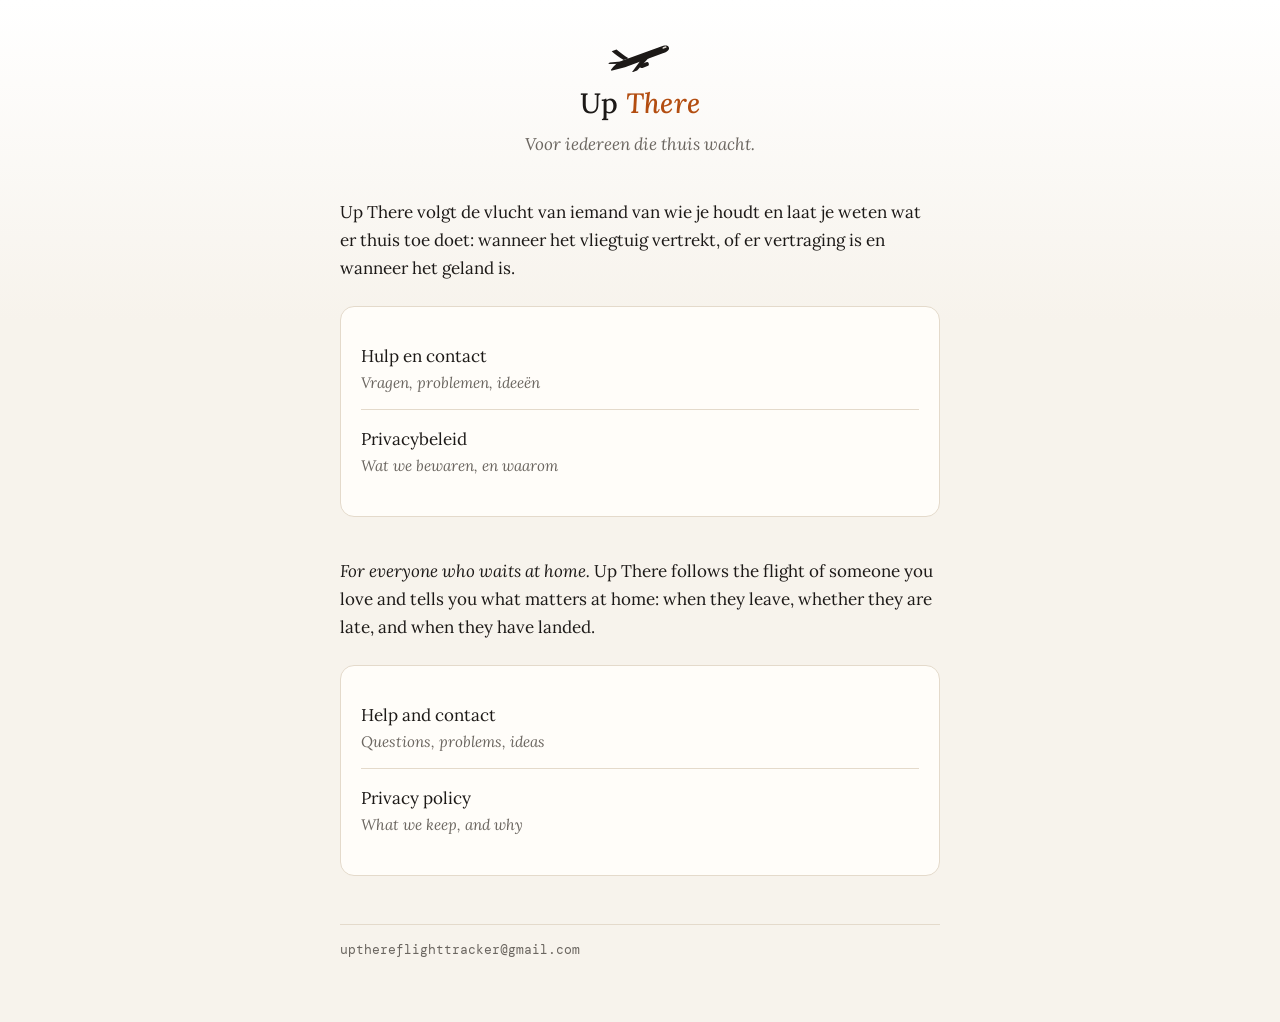
<file: index.html>
<!doctype html>
<html lang="nl">
<head>
<meta charset="utf-8">
<meta name="viewport" content="width=device-width, initial-scale=1">
<title>Up There — Follow Their Flight</title>
<meta name="description" content="Up There: voor iedereen die thuis wacht. For everyone who waits at home.">
<link rel="icon" href="favicon.png">
<link rel="stylesheet" href="style.css">
</head>
<body>
<main>
  <a class="brand" href="./">
    <img class="mark-dark" src="plane-mark.svg" alt="">
    <img class="mark-light" src="plane-mark-light.svg" alt="">
    <div class="wordmark">Up <em>There</em></div>
    <p class="tagline">Voor iedereen die thuis wacht.</p>
  </a>

  <p>Up There volgt de vlucht van iemand van wie je houdt en laat je weten wat er thuis toe doet: wanneer het vliegtuig vertrekt, of er vertraging is en wanneer het geland is.</p>

  <div class="card">
    <ul class="links">
      <li><a href="nl/support.html">Hulp en contact<span>Vragen, problemen, ideeën</span></a></li>
      <li><a href="nl/privacy.html">Privacybeleid<span>Wat we bewaren, en waarom</span></a></li>
    </ul>
  </div>

  <p lang="en" style="margin-top:2.5rem"><em>For everyone who waits at home.</em> Up There follows the flight of someone you love and tells you what matters at home: when they leave, whether they are late, and when they have landed.</p>

  <div class="card" lang="en">
    <ul class="links">
      <li><a href="en/support.html">Help and contact<span>Questions, problems, ideas</span></a></li>
      <li><a href="en/privacy.html">Privacy policy<span>What we keep, and why</span></a></li>
    </ul>
  </div>

  <footer>upthereflighttracker@gmail.com</footer>
</main>
</body>
</html>
</file>
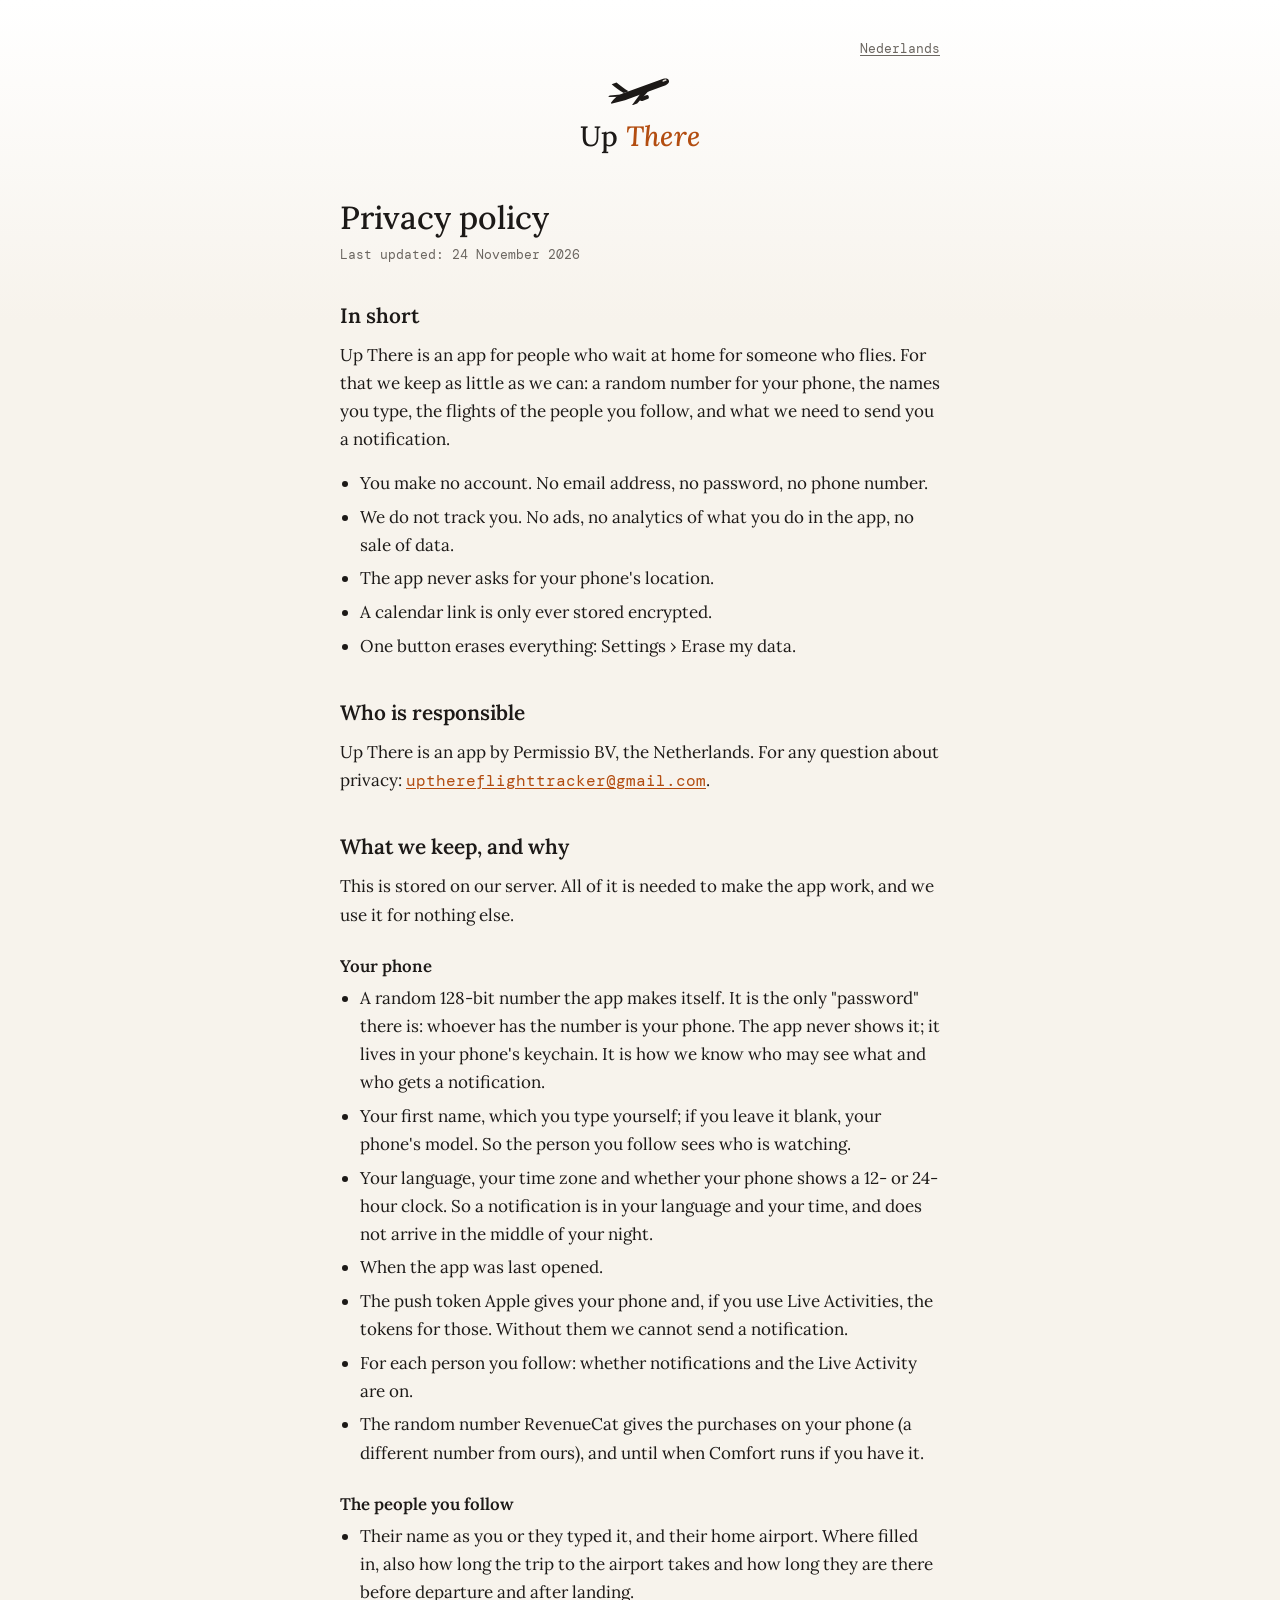
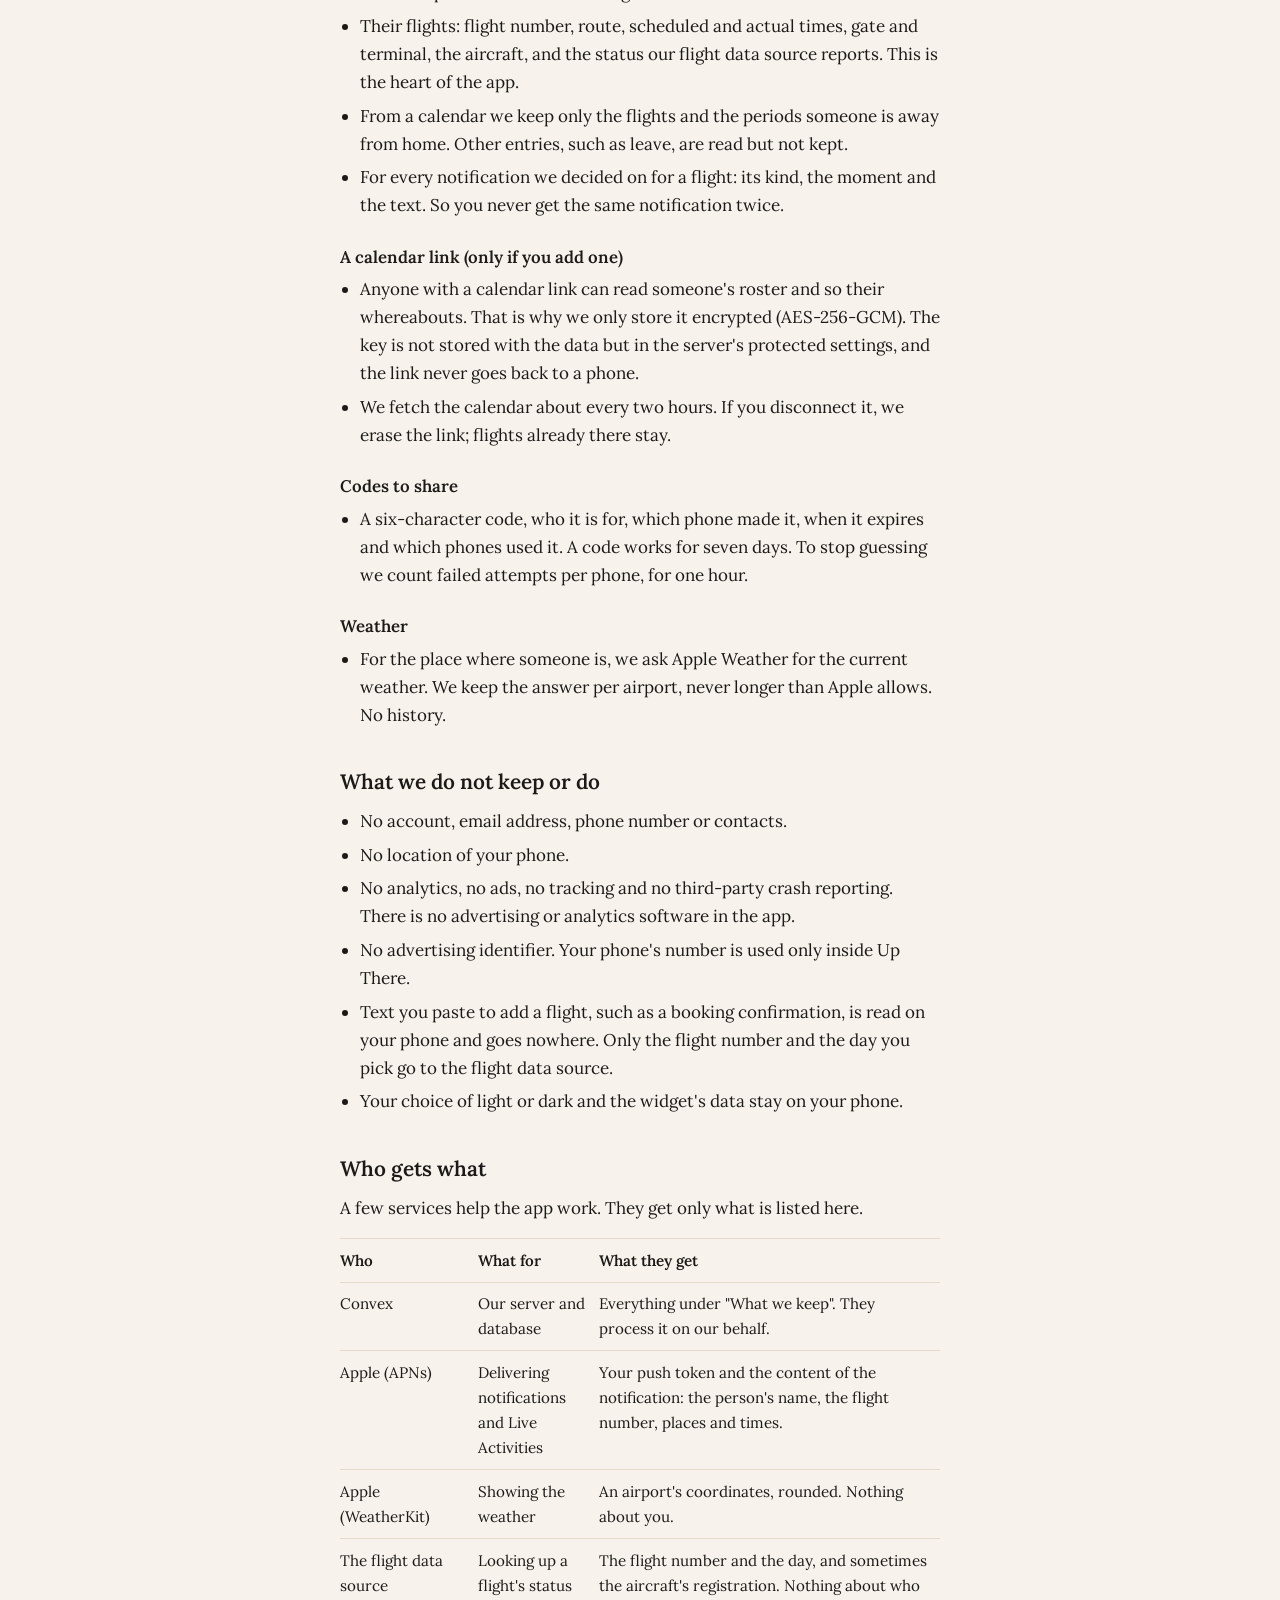
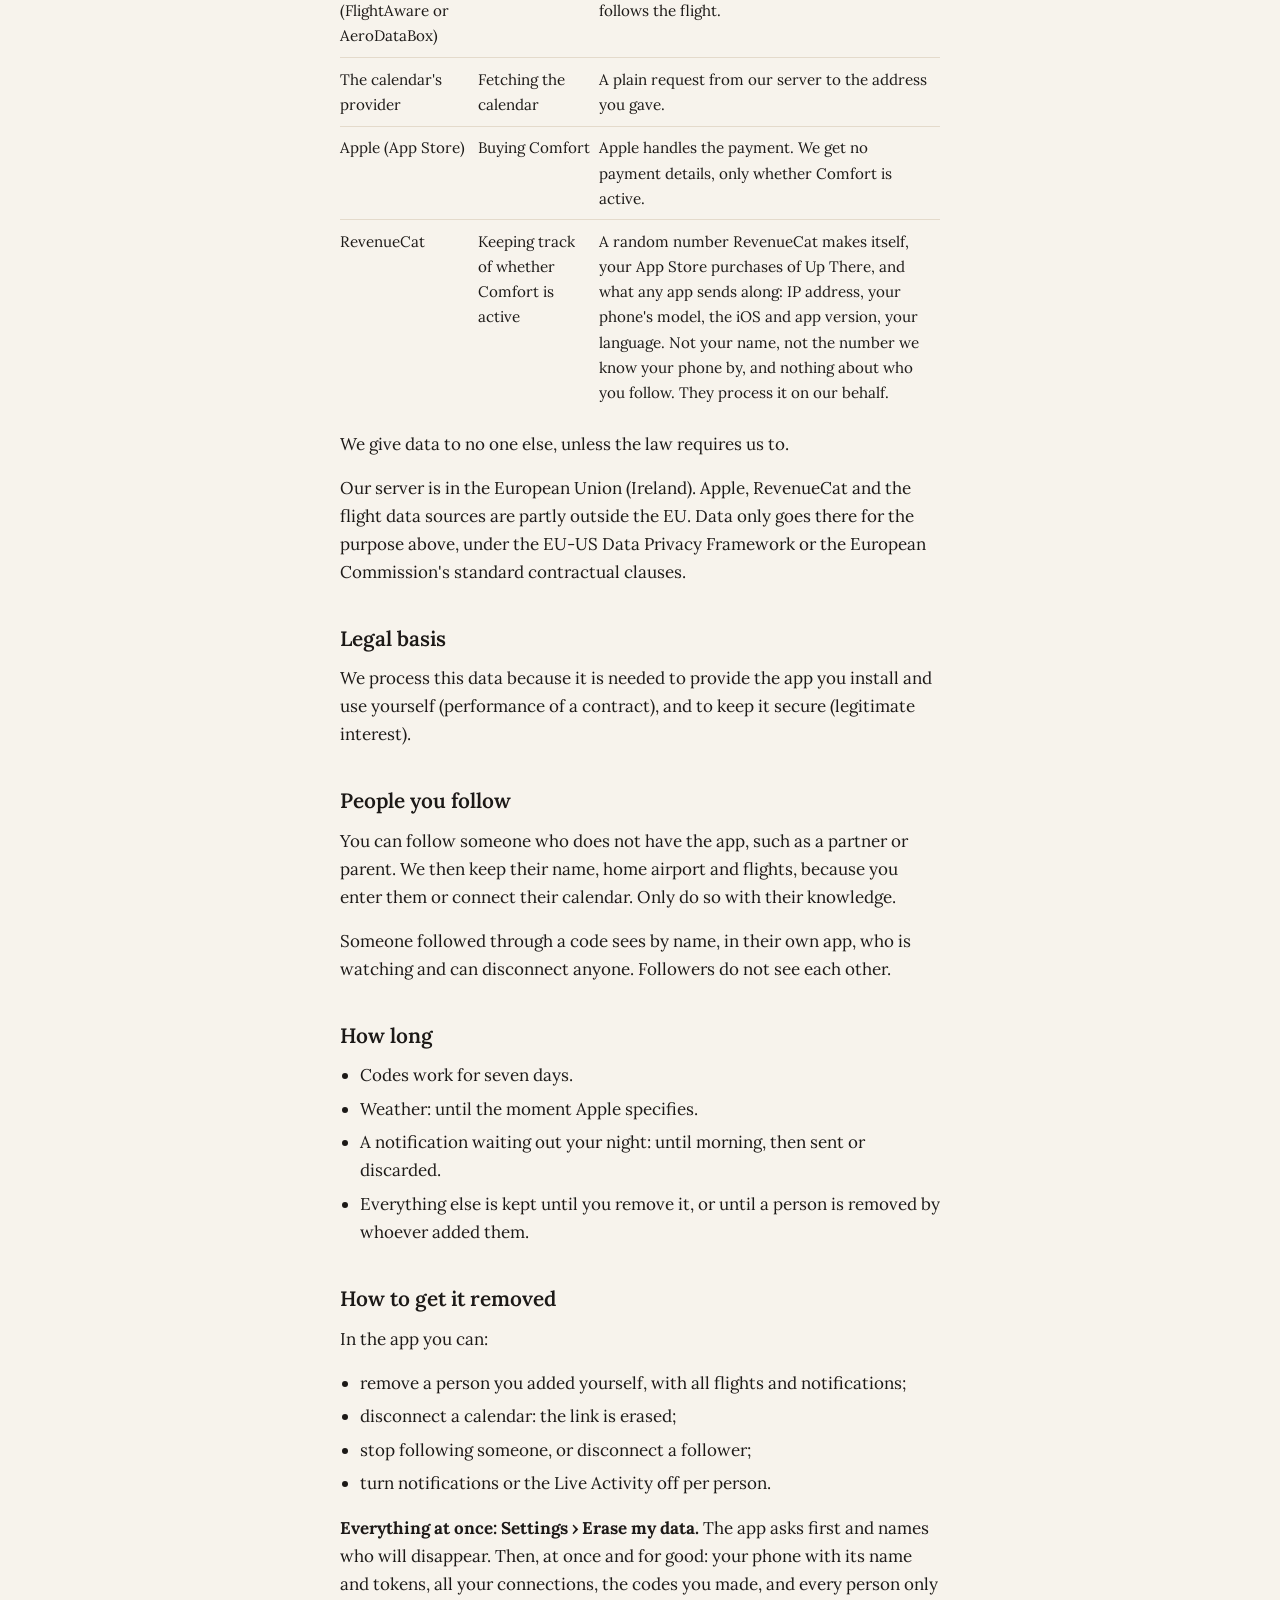
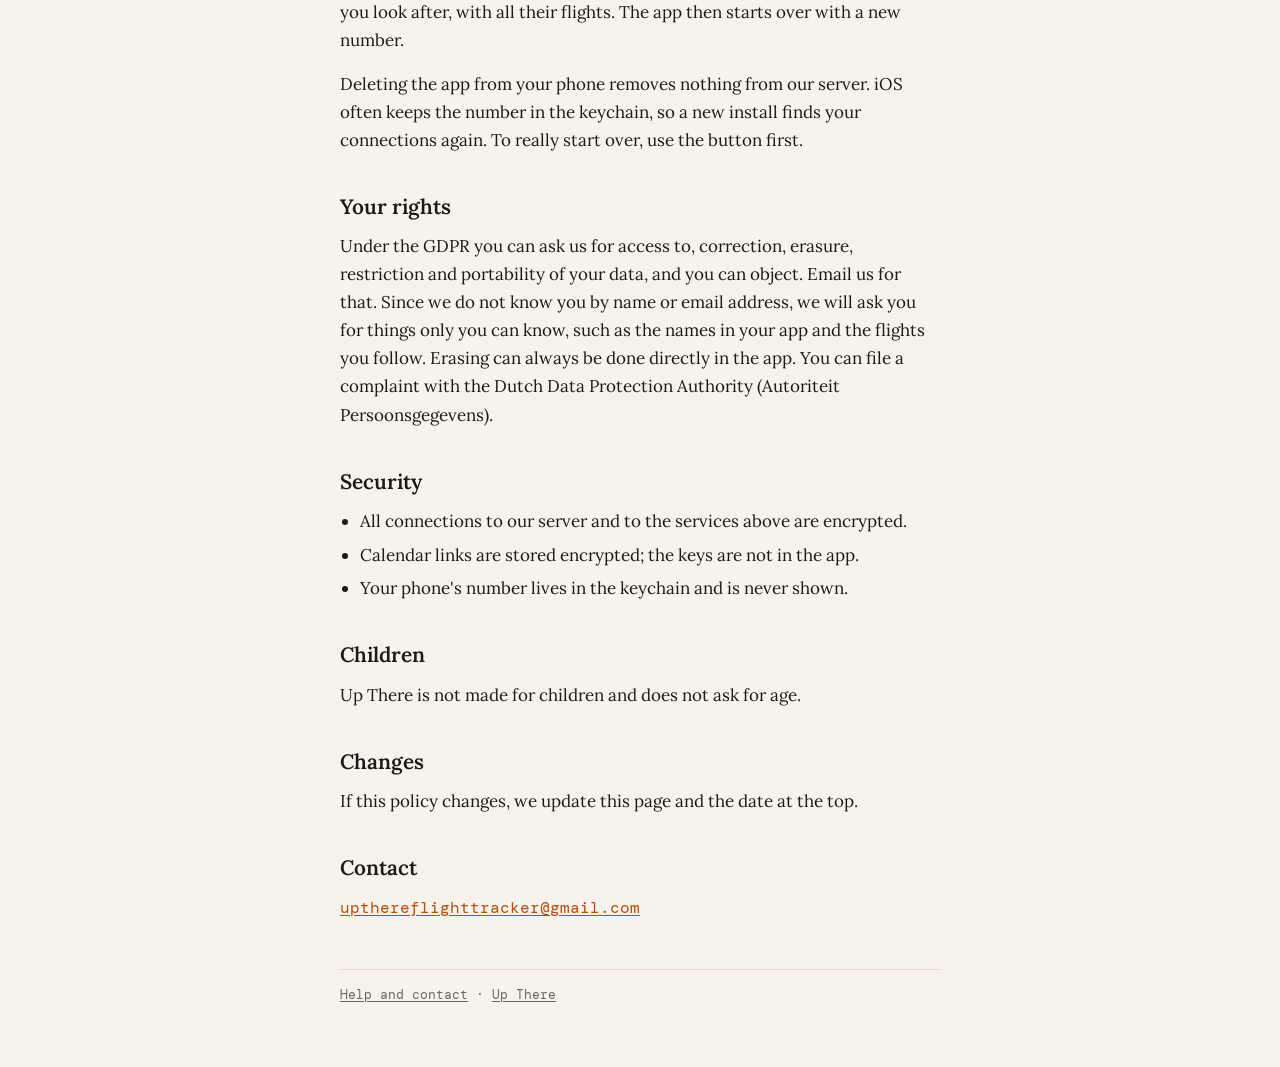
<file: en/privacy.html>
<!doctype html>
<html lang="en">
<head>
<meta charset="utf-8">
<meta name="viewport" content="width=device-width, initial-scale=1">
<title>Privacy policy — Up There</title>
<link rel="icon" href="../favicon.png">
<link rel="stylesheet" href="../style.css">
</head>
<body>
<main>
  <nav class="lang"><a href="../nl/privacy.html" hreflang="nl">Nederlands</a></nav>
  <a class="brand" href="../">
    <img class="mark-dark" src="../plane-mark.svg" alt="">
    <img class="mark-light" src="../plane-mark-light.svg" alt="">
    <div class="wordmark">Up <em>There</em></div>
  </a>

  <h1>Privacy policy</h1>
  <p class="meta">Last updated: 24 November 2026</p>

  <h2>In short</h2>
  <p>Up There is an app for people who wait at home for someone who flies. For that we keep as little as we can: a random number for your phone, the names you type, the flights of the people you follow, and what we need to send you a notification.</p>
  <ul>
    <li>You make no account. No email address, no password, no phone number.</li>
    <li>We do not track you. No ads, no analytics of what you do in the app, no sale of data.</li>
    <li>The app never asks for your phone's location.</li>
    <li>A calendar link is only ever stored encrypted.</li>
    <li>One button erases everything: Settings › Erase my data.</li>
  </ul>

  <h2>Who is responsible</h2>
  <p>Up There is an app by Permissio BV, the Netherlands. For any question about privacy: <a class="mono" href="mailto:upthereflighttracker@gmail.com">upthereflighttracker@gmail.com</a>.</p>

  <h2>What we keep, and why</h2>
  <p>This is stored on our server. All of it is needed to make the app work, and we use it for nothing else.</p>

  <h3>Your phone</h3>
  <ul>
    <li>A random 128-bit number the app makes itself. It is the only "password" there is: whoever has the number is your phone. The app never shows it; it lives in your phone's keychain. It is how we know who may see what and who gets a notification.</li>
    <li>Your first name, which you type yourself; if you leave it blank, your phone's model. So the person you follow sees who is watching.</li>
    <li>Your language, your time zone and whether your phone shows a 12- or 24-hour clock. So a notification is in your language and your time, and does not arrive in the middle of your night.</li>
    <li>When the app was last opened.</li>
    <li>The push token Apple gives your phone and, if you use Live Activities, the tokens for those. Without them we cannot send a notification.</li>
    <li>For each person you follow: whether notifications and the Live Activity are on.</li>
    <li>The random number RevenueCat gives the purchases on your phone (a different number from ours), and until when Comfort runs if you have it.</li>
  </ul>

  <h3>The people you follow</h3>
  <ul>
    <li>Their name as you or they typed it, and their home airport. Where filled in, also how long the trip to the airport takes and how long they are there before departure and after landing.</li>
    <li>Their flights: flight number, route, scheduled and actual times, gate and terminal, the aircraft, and the status our flight data source reports. This is the heart of the app.</li>
    <li>From a calendar we keep only the flights and the periods someone is away from home. Other entries, such as leave, are read but not kept.</li>
    <li>For every notification we decided on for a flight: its kind, the moment and the text. So you never get the same notification twice.</li>
  </ul>

  <h3>A calendar link (only if you add one)</h3>
  <ul>
    <li>Anyone with a calendar link can read someone's roster and so their whereabouts. That is why we only store it encrypted (AES-256-GCM). The key is not stored with the data but in the server's protected settings, and the link never goes back to a phone.</li>
    <li>We fetch the calendar about every two hours. If you disconnect it, we erase the link; flights already there stay.</li>
  </ul>

  <h3>Codes to share</h3>
  <ul>
    <li>A six-character code, who it is for, which phone made it, when it expires and which phones used it. A code works for seven days. To stop guessing we count failed attempts per phone, for one hour.</li>
  </ul>

  <h3>Weather</h3>
  <ul>
    <li>For the place where someone is, we ask Apple Weather for the current weather. We keep the answer per airport, never longer than Apple allows. No history.</li>
  </ul>

  <h2>What we do not keep or do</h2>
  <ul>
    <li>No account, email address, phone number or contacts.</li>
    <li>No location of your phone.</li>
    <li>No analytics, no ads, no tracking and no third-party crash reporting. There is no advertising or analytics software in the app.</li>
    <li>No advertising identifier. Your phone's number is used only inside Up There.</li>
    <li>Text you paste to add a flight, such as a booking confirmation, is read on your phone and goes nowhere. Only the flight number and the day you pick go to the flight data source.</li>
    <li>Your choice of light or dark and the widget's data stay on your phone.</li>
  </ul>

  <h2>Who gets what</h2>
  <p>A few services help the app work. They get only what is listed here.</p>
  <table>
    <tr><th>Who</th><th>What for</th><th>What they get</th></tr>
    <tr><td>Convex</td><td>Our server and database</td><td>Everything under "What we keep". They process it on our behalf.</td></tr>
    <tr><td>Apple (APNs)</td><td>Delivering notifications and Live Activities</td><td>Your push token and the content of the notification: the person's name, the flight number, places and times.</td></tr>
    <tr><td>Apple (WeatherKit)</td><td>Showing the weather</td><td>An airport's coordinates, rounded. Nothing about you.</td></tr>
    <tr><td>The flight data source (FlightAware or AeroDataBox)</td><td>Looking up a flight's status</td><td>The flight number and the day, and sometimes the aircraft's registration. Nothing about who follows the flight.</td></tr>
    <tr><td>The calendar's provider</td><td>Fetching the calendar</td><td>A plain request from our server to the address you gave.</td></tr>
    <tr><td>Apple (App Store)</td><td>Buying Comfort</td><td>Apple handles the payment. We get no payment details, only whether Comfort is active.</td></tr>
    <tr><td>RevenueCat</td><td>Keeping track of whether Comfort is active</td><td>A random number RevenueCat makes itself, your App Store purchases of Up There, and what any app sends along: IP address, your phone's model, the iOS and app version, your language. Not your name, not the number we know your phone by, and nothing about who you follow. They process it on our behalf.</td></tr>
  </table>
  <p>We give data to no one else, unless the law requires us to.</p>
  <p>Our server is in the European Union (Ireland). Apple, RevenueCat and the flight data sources are partly outside the EU. Data only goes there for the purpose above, under the EU-US Data Privacy Framework or the European Commission's standard contractual clauses.</p>

  <h2>Legal basis</h2>
  <p>We process this data because it is needed to provide the app you install and use yourself (performance of a contract), and to keep it secure (legitimate interest).</p>

  <h2>People you follow</h2>
  <p>You can follow someone who does not have the app, such as a partner or parent. We then keep their name, home airport and flights, because you enter them or connect their calendar. Only do so with their knowledge.</p>
  <p>Someone followed through a code sees by name, in their own app, who is watching and can disconnect anyone. Followers do not see each other.</p>

  <h2>How long</h2>
  <ul>
    <li>Codes work for seven days.</li>
    <li>Weather: until the moment Apple specifies.</li>
    <li>A notification waiting out your night: until morning, then sent or discarded.</li>
    <li>Everything else is kept until you remove it, or until a person is removed by whoever added them.</li>
  </ul>

  <h2>How to get it removed</h2>
  <p>In the app you can:</p>
  <ul>
    <li>remove a person you added yourself, with all flights and notifications;</li>
    <li>disconnect a calendar: the link is erased;</li>
    <li>stop following someone, or disconnect a follower;</li>
    <li>turn notifications or the Live Activity off per person.</li>
  </ul>
  <p><strong>Everything at once: Settings › Erase my data.</strong> The app asks first and names who will disappear. Then, at once and for good: your phone with its name and tokens, all your connections, the codes you made, and every person only you look after, with all their flights. The app then starts over with a new number.</p>
  <p>Deleting the app from your phone removes nothing from our server. iOS often keeps the number in the keychain, so a new install finds your connections again. To really start over, use the button first.</p>

  <h2>Your rights</h2>
  <p>Under the GDPR you can ask us for access to, correction, erasure, restriction and portability of your data, and you can object. Email us for that. Since we do not know you by name or email address, we will ask you for things only you can know, such as the names in your app and the flights you follow. Erasing can always be done directly in the app. You can file a complaint with the Dutch Data Protection Authority (Autoriteit Persoonsgegevens).</p>

  <h2>Security</h2>
  <ul>
    <li>All connections to our server and to the services above are encrypted.</li>
    <li>Calendar links are stored encrypted; the keys are not in the app.</li>
    <li>Your phone's number lives in the keychain and is never shown.</li>
  </ul>

  <h2>Children</h2>
  <p>Up There is not made for children and does not ask for age.</p>

  <h2>Changes</h2>
  <p>If this policy changes, we update this page and the date at the top.</p>

  <h2>Contact</h2>
  <p><a class="mono" href="mailto:upthereflighttracker@gmail.com">upthereflighttracker@gmail.com</a></p>

  <footer><a href="support.html">Help and contact</a> · <a href="../">Up There</a></footer>
</main>
</body>
</html>
</file>
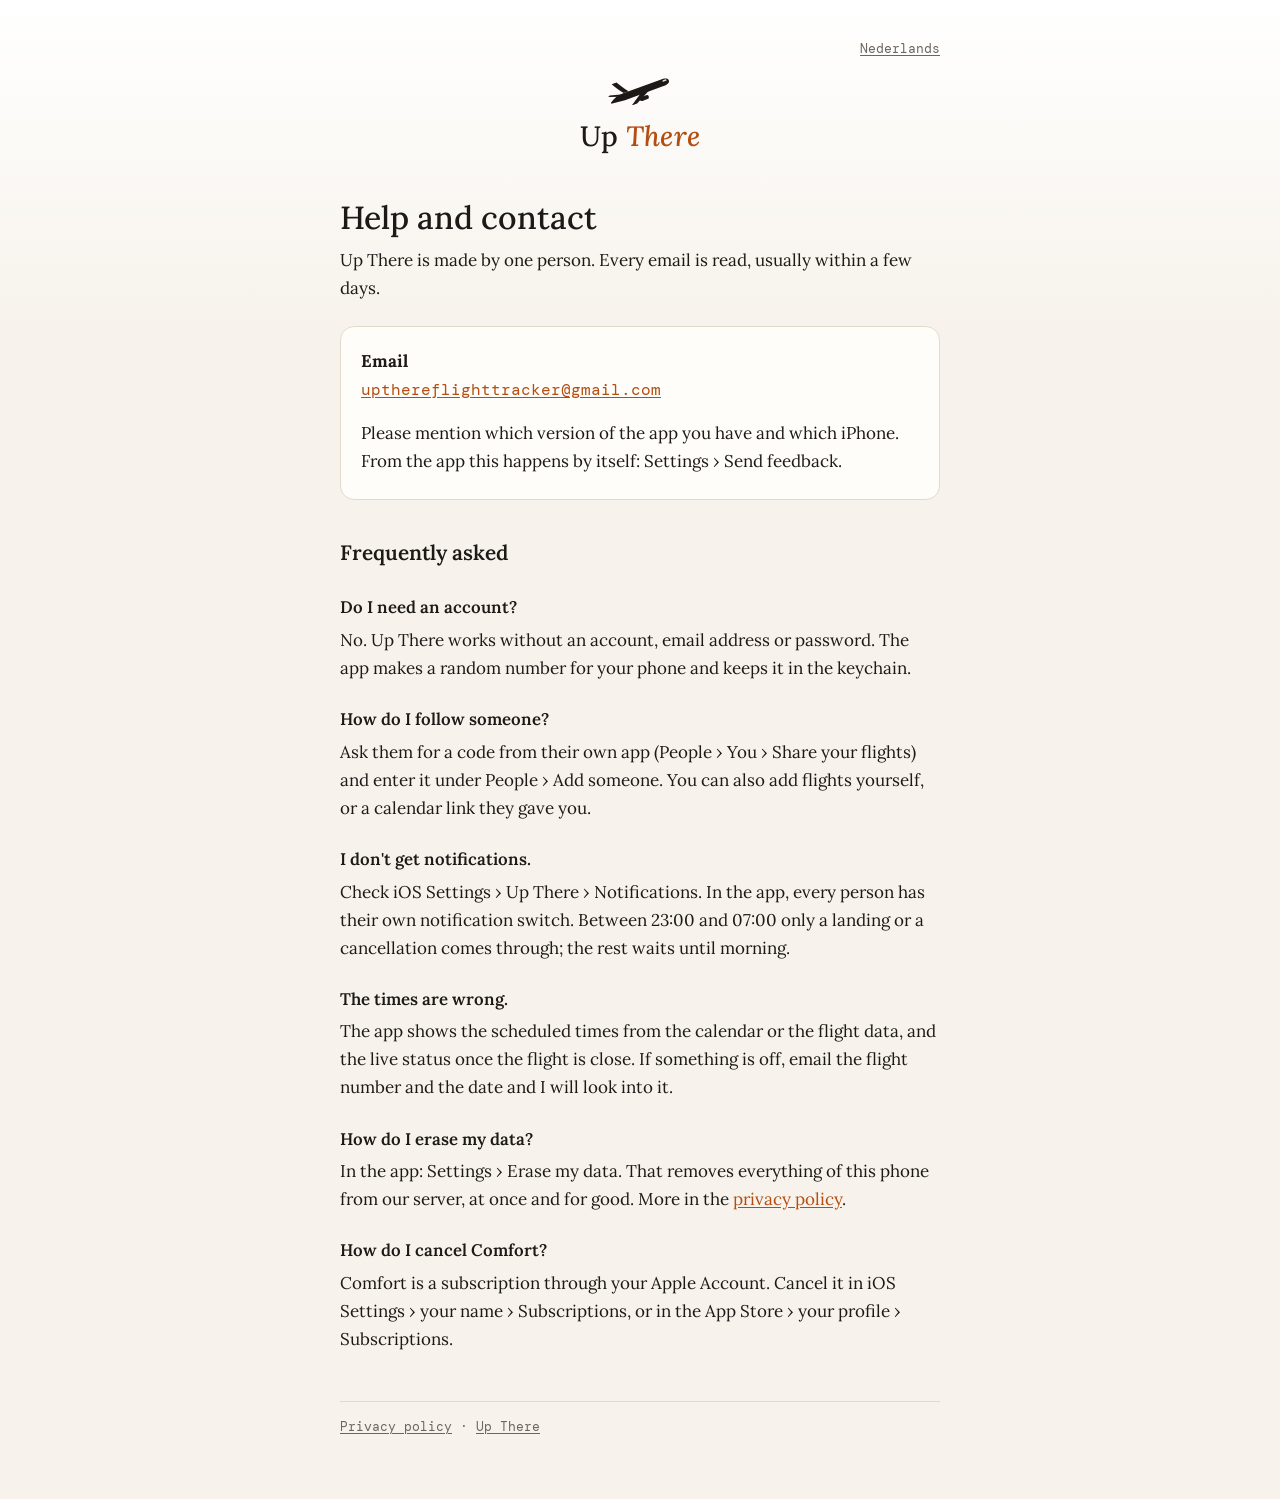
<file: en/support.html>
<!doctype html>
<html lang="en">
<head>
<meta charset="utf-8">
<meta name="viewport" content="width=device-width, initial-scale=1">
<title>Help and contact — Up There</title>
<link rel="icon" href="../favicon.png">
<link rel="stylesheet" href="../style.css">
</head>
<body>
<main>
  <nav class="lang"><a href="../nl/support.html" hreflang="nl">Nederlands</a></nav>
  <a class="brand" href="../">
    <img class="mark-dark" src="../plane-mark.svg" alt="">
    <img class="mark-light" src="../plane-mark-light.svg" alt="">
    <div class="wordmark">Up <em>There</em></div>
  </a>

  <h1>Help and contact</h1>
  <p>Up There is made by one person. Every email is read, usually within a few days.</p>

  <div class="card">
    <p><strong>Email</strong><br><a class="mono" href="mailto:upthereflighttracker@gmail.com">upthereflighttracker@gmail.com</a></p>
    <p>Please mention which version of the app you have and which iPhone. From the app this happens by itself: Settings › Send feedback.</p>
  </div>

  <h2>Frequently asked</h2>

  <h3>Do I need an account?</h3>
  <p>No. Up There works without an account, email address or password. The app makes a random number for your phone and keeps it in the keychain.</p>

  <h3>How do I follow someone?</h3>
  <p>Ask them for a code from their own app (People › You › Share your flights) and enter it under People › Add someone. You can also add flights yourself, or a calendar link they gave you.</p>

  <h3>I don't get notifications.</h3>
  <p>Check iOS Settings › Up There › Notifications. In the app, every person has their own notification switch. Between 23:00 and 07:00 only a landing or a cancellation comes through; the rest waits until morning.</p>

  <h3>The times are wrong.</h3>
  <p>The app shows the scheduled times from the calendar or the flight data, and the live status once the flight is close. If something is off, email the flight number and the date and I will look into it.</p>

  <h3>How do I erase my data?</h3>
  <p>In the app: Settings › Erase my data. That removes everything of this phone from our server, at once and for good. More in the <a href="privacy.html">privacy policy</a>.</p>

  <h3>How do I cancel Comfort?</h3>
  <p>Comfort is a subscription through your Apple Account. Cancel it in iOS Settings › your name › Subscriptions, or in the App Store › your profile › Subscriptions.</p>

  <footer><a href="privacy.html">Privacy policy</a> · <a href="../">Up There</a></footer>
</main>
</body>
</html>
</file>
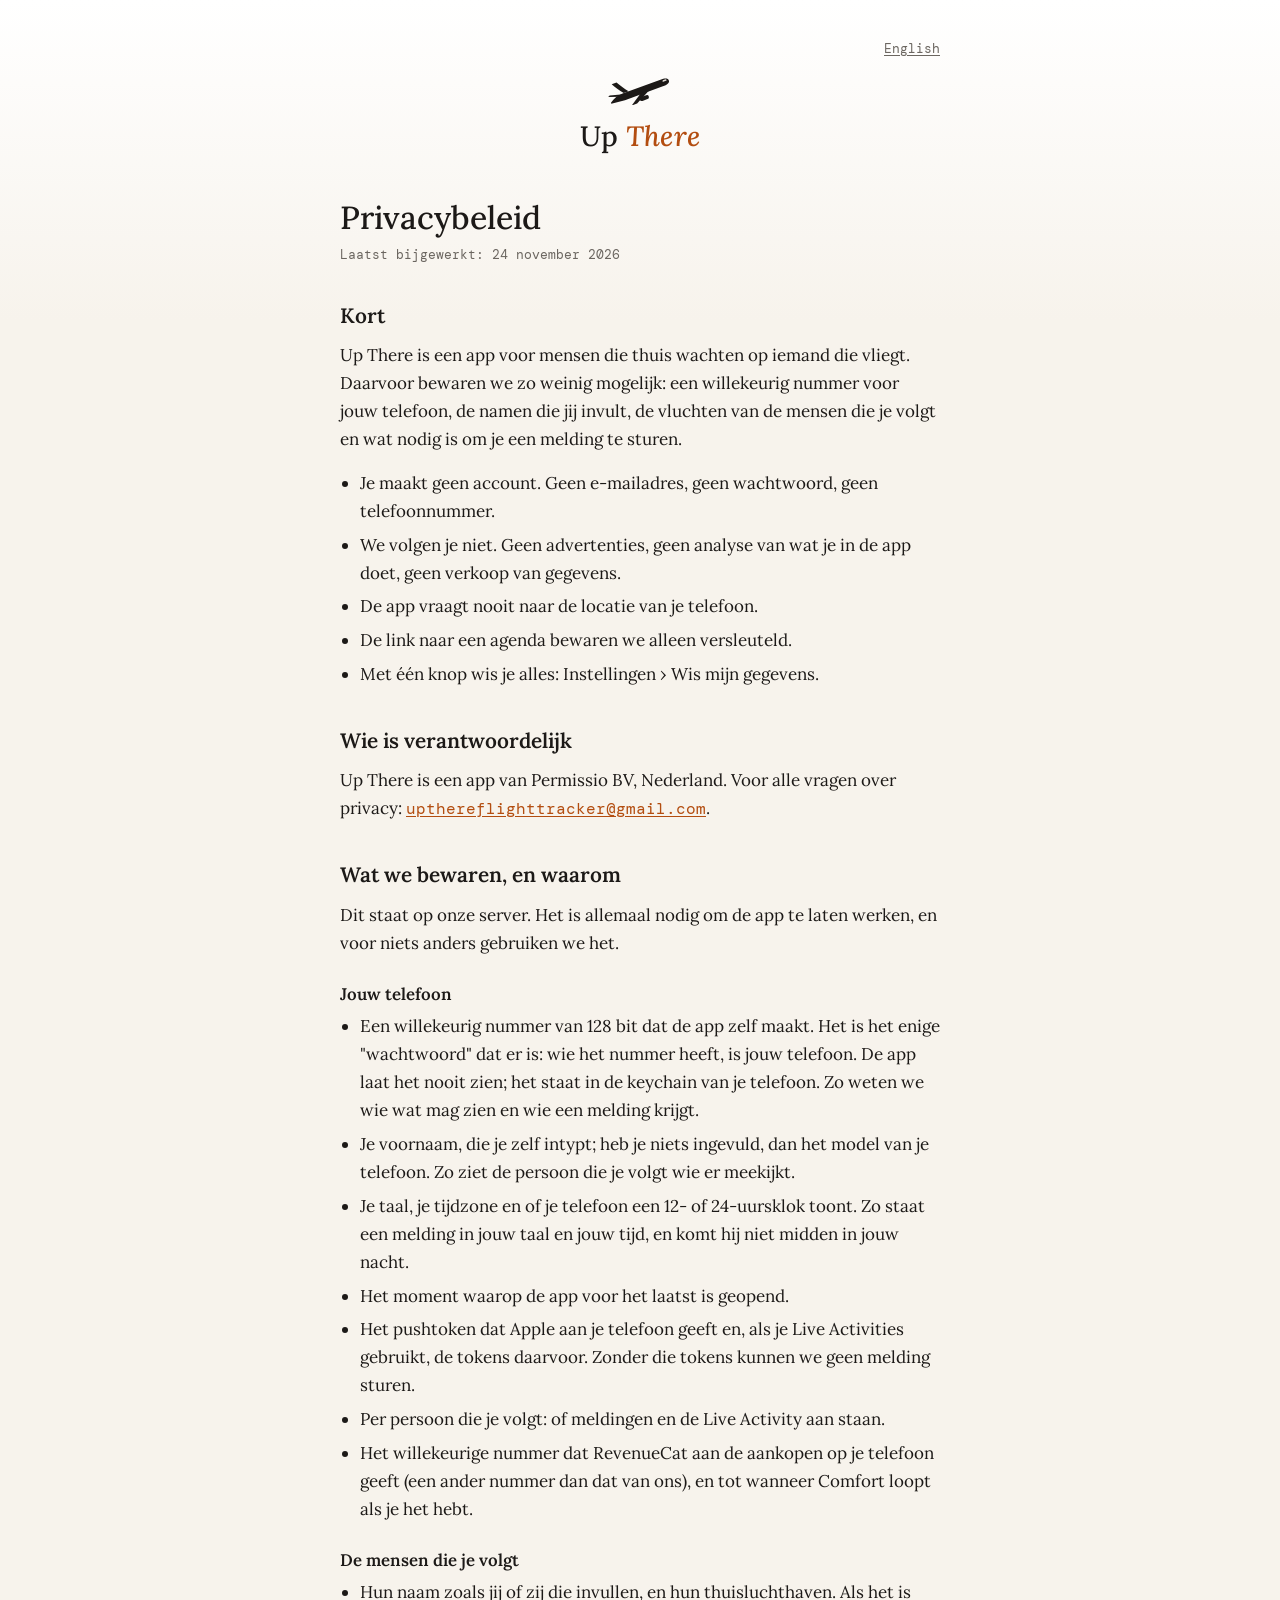
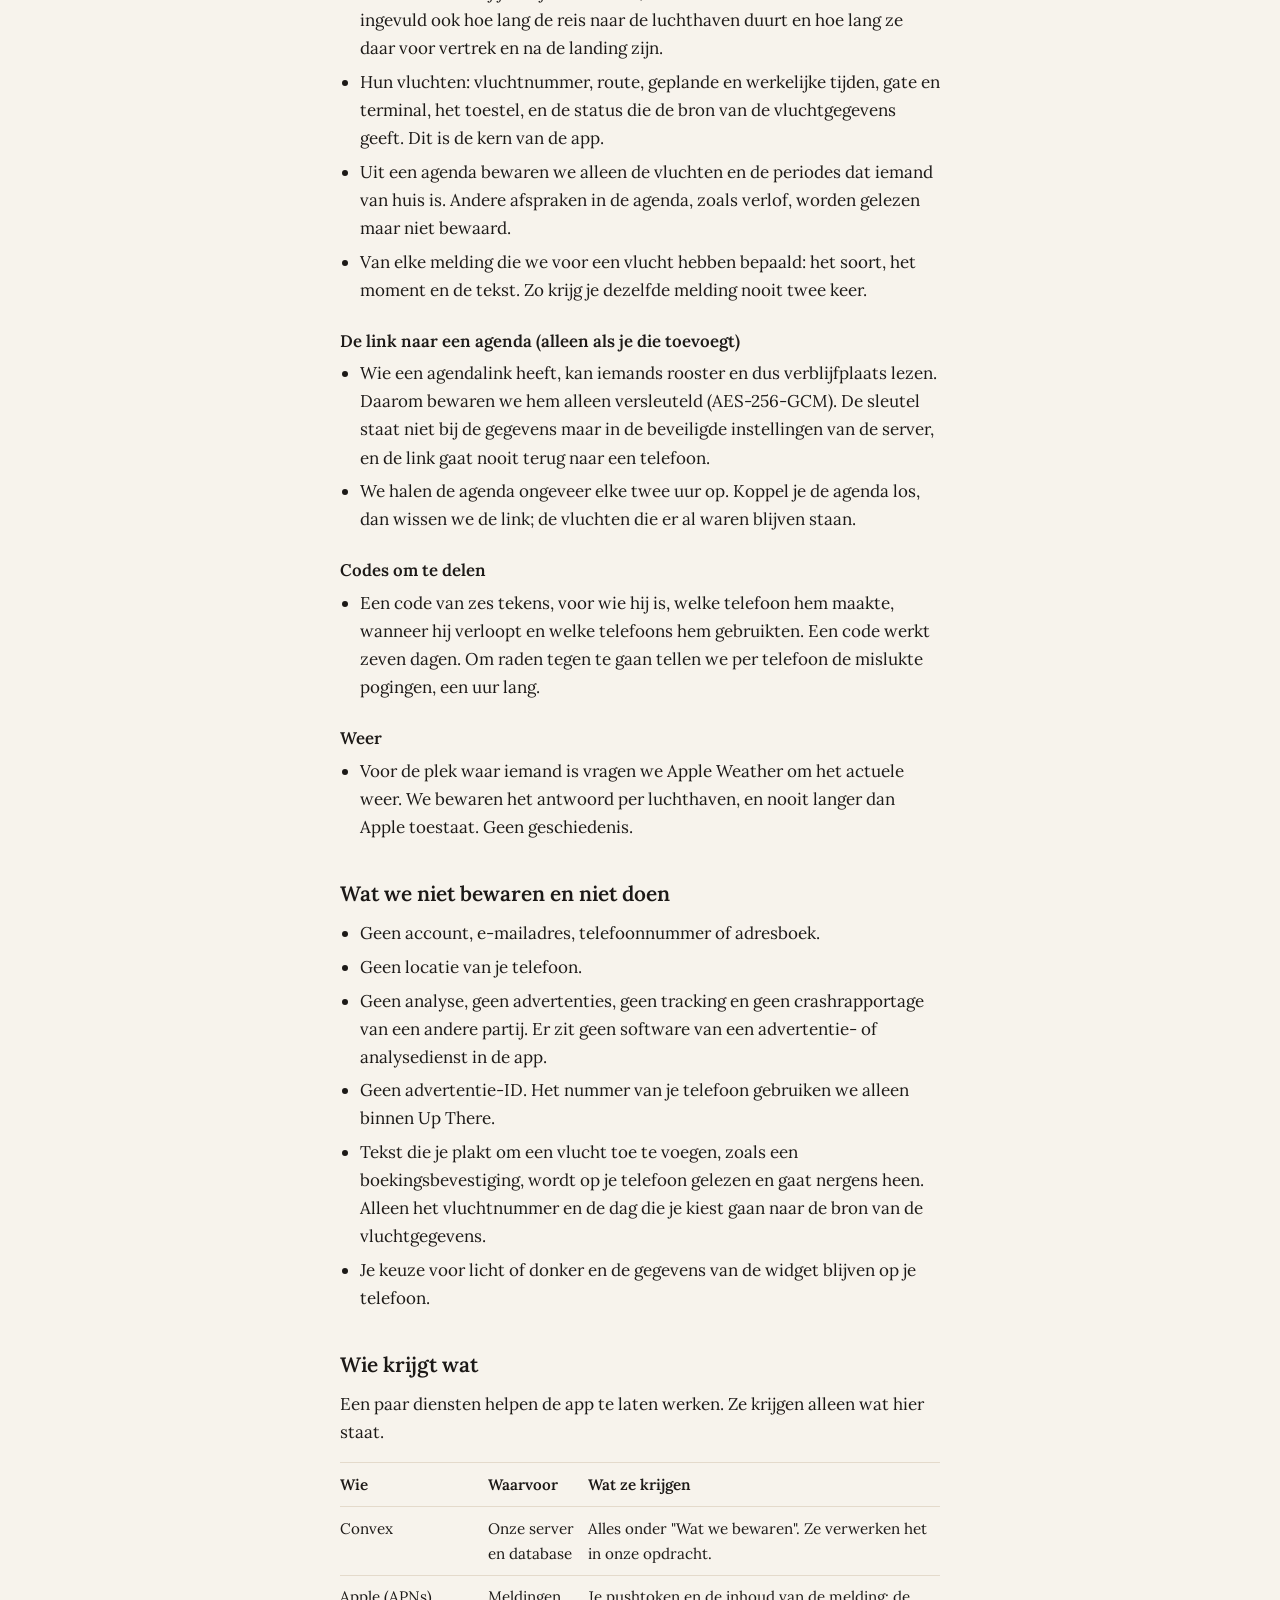
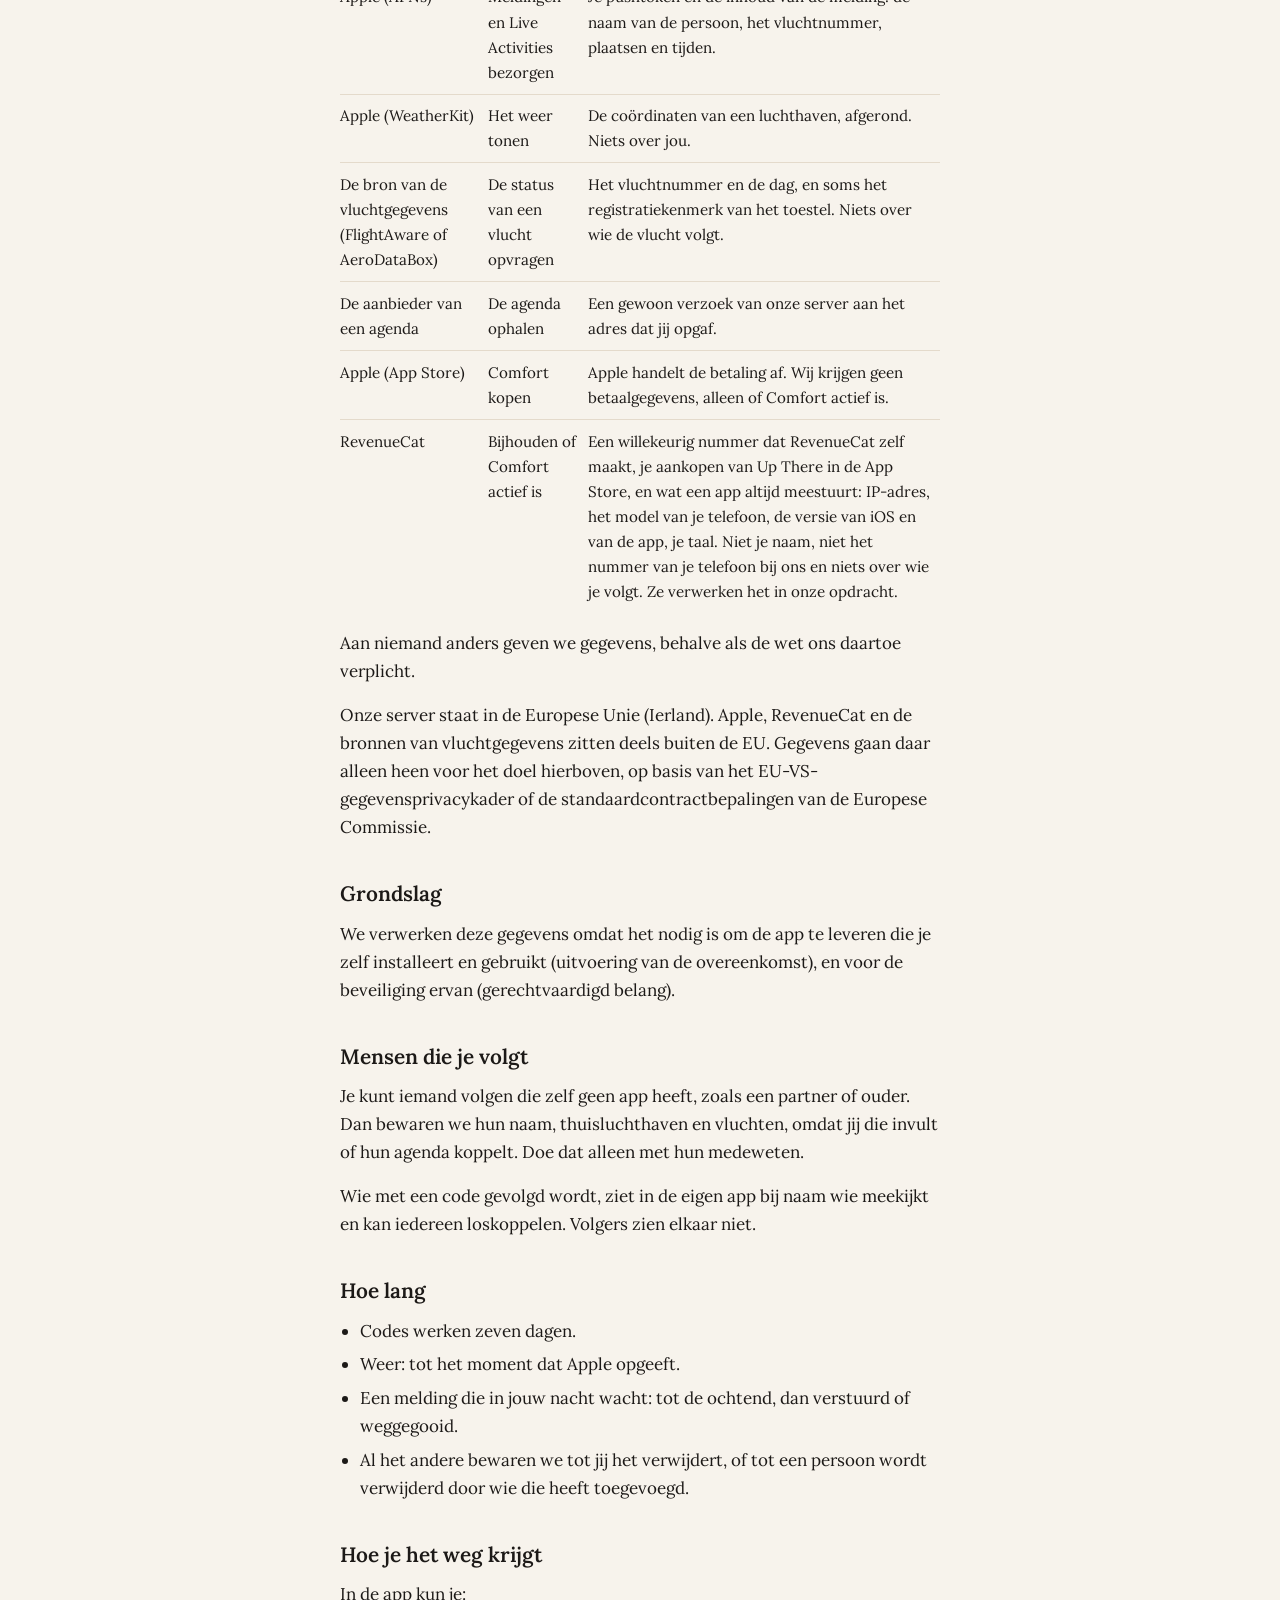
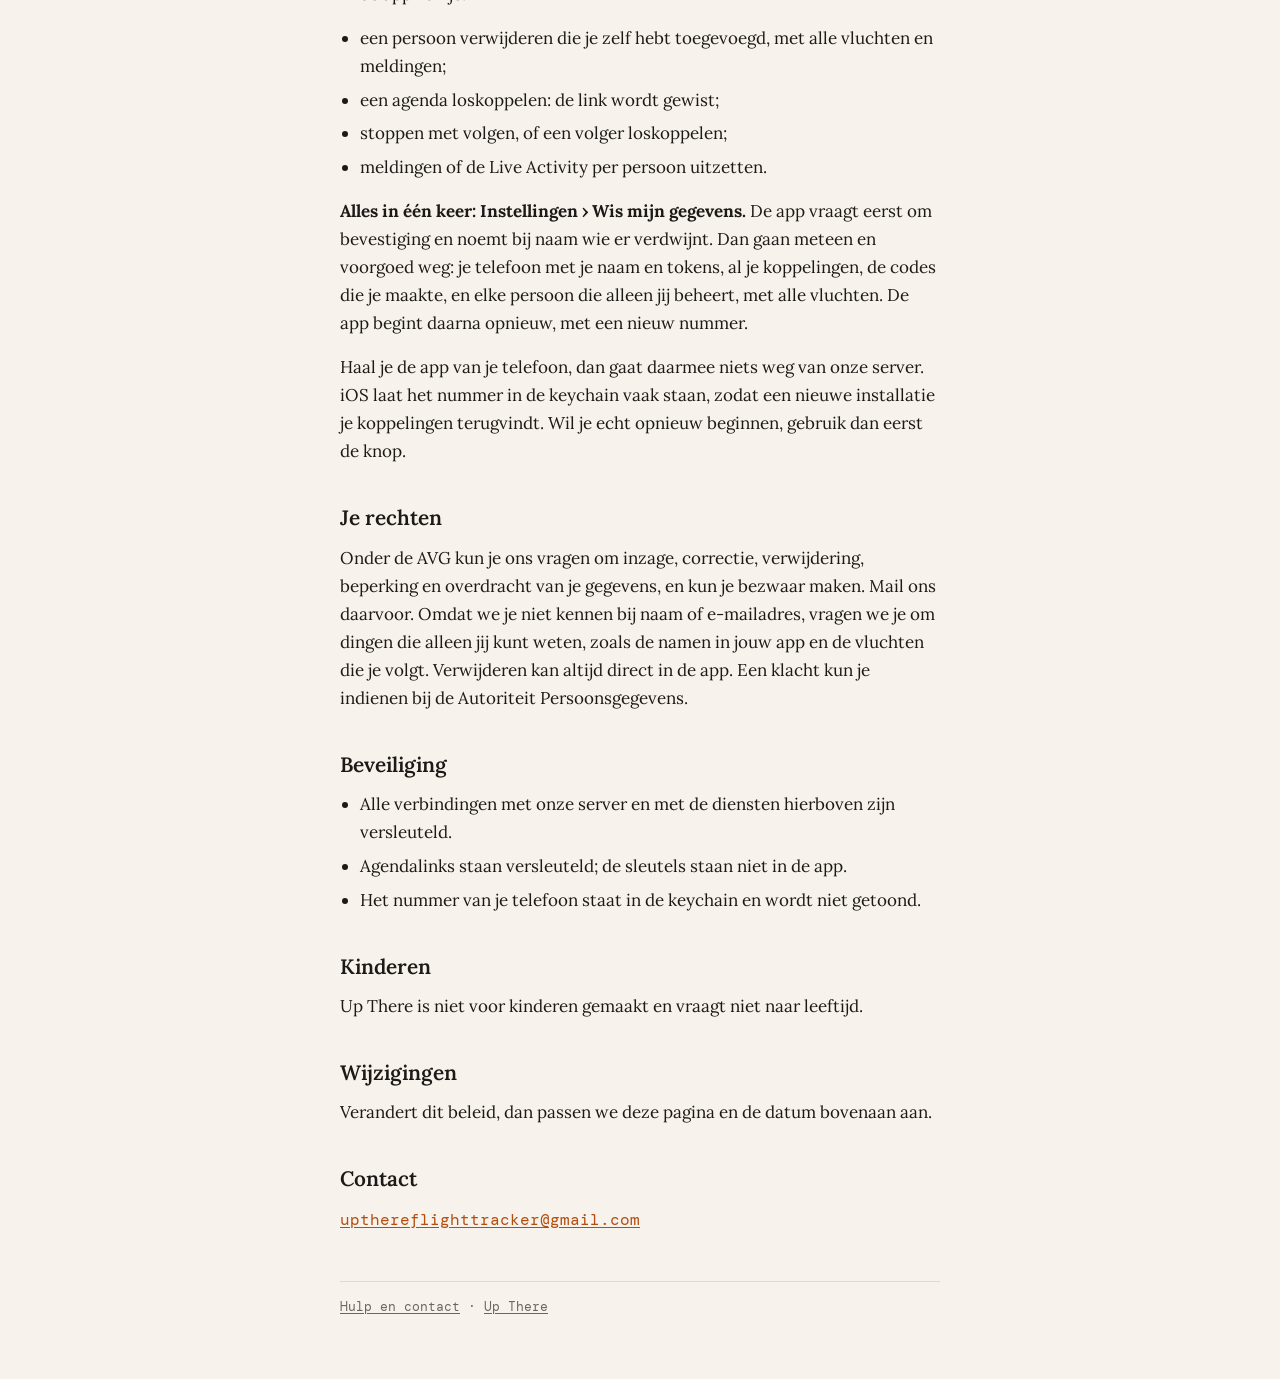
<file: nl/privacy.html>
<!doctype html>
<html lang="nl">
<head>
<meta charset="utf-8">
<meta name="viewport" content="width=device-width, initial-scale=1">
<title>Privacybeleid — Up There</title>
<link rel="icon" href="../favicon.png">
<link rel="stylesheet" href="../style.css">
</head>
<body>
<main>
  <nav class="lang"><a href="../en/privacy.html" hreflang="en">English</a></nav>
  <a class="brand" href="../">
    <img class="mark-dark" src="../plane-mark.svg" alt="">
    <img class="mark-light" src="../plane-mark-light.svg" alt="">
    <div class="wordmark">Up <em>There</em></div>
  </a>

  <h1>Privacybeleid</h1>
  <p class="meta">Laatst bijgewerkt: 24 november 2026</p>

  <h2>Kort</h2>
  <p>Up There is een app voor mensen die thuis wachten op iemand die vliegt. Daarvoor bewaren we zo weinig mogelijk: een willekeurig nummer voor jouw telefoon, de namen die jij invult, de vluchten van de mensen die je volgt en wat nodig is om je een melding te sturen.</p>
  <ul>
    <li>Je maakt geen account. Geen e-mailadres, geen wachtwoord, geen telefoonnummer.</li>
    <li>We volgen je niet. Geen advertenties, geen analyse van wat je in de app doet, geen verkoop van gegevens.</li>
    <li>De app vraagt nooit naar de locatie van je telefoon.</li>
    <li>De link naar een agenda bewaren we alleen versleuteld.</li>
    <li>Met één knop wis je alles: Instellingen › Wis mijn gegevens.</li>
  </ul>

  <h2>Wie is verantwoordelijk</h2>
  <p>Up There is een app van Permissio BV, Nederland. Voor alle vragen over privacy: <a class="mono" href="mailto:upthereflighttracker@gmail.com">upthereflighttracker@gmail.com</a>.</p>

  <h2>Wat we bewaren, en waarom</h2>
  <p>Dit staat op onze server. Het is allemaal nodig om de app te laten werken, en voor niets anders gebruiken we het.</p>

  <h3>Jouw telefoon</h3>
  <ul>
    <li>Een willekeurig nummer van 128 bit dat de app zelf maakt. Het is het enige "wachtwoord" dat er is: wie het nummer heeft, is jouw telefoon. De app laat het nooit zien; het staat in de keychain van je telefoon. Zo weten we wie wat mag zien en wie een melding krijgt.</li>
    <li>Je voornaam, die je zelf intypt; heb je niets ingevuld, dan het model van je telefoon. Zo ziet de persoon die je volgt wie er meekijkt.</li>
    <li>Je taal, je tijdzone en of je telefoon een 12- of 24-uursklok toont. Zo staat een melding in jouw taal en jouw tijd, en komt hij niet midden in jouw nacht.</li>
    <li>Het moment waarop de app voor het laatst is geopend.</li>
    <li>Het pushtoken dat Apple aan je telefoon geeft en, als je Live Activities gebruikt, de tokens daarvoor. Zonder die tokens kunnen we geen melding sturen.</li>
    <li>Per persoon die je volgt: of meldingen en de Live Activity aan staan.</li>
    <li>Het willekeurige nummer dat RevenueCat aan de aankopen op je telefoon geeft (een ander nummer dan dat van ons), en tot wanneer Comfort loopt als je het hebt.</li>
  </ul>

  <h3>De mensen die je volgt</h3>
  <ul>
    <li>Hun naam zoals jij of zij die invullen, en hun thuisluchthaven. Als het is ingevuld ook hoe lang de reis naar de luchthaven duurt en hoe lang ze daar voor vertrek en na de landing zijn.</li>
    <li>Hun vluchten: vluchtnummer, route, geplande en werkelijke tijden, gate en terminal, het toestel, en de status die de bron van de vluchtgegevens geeft. Dit is de kern van de app.</li>
    <li>Uit een agenda bewaren we alleen de vluchten en de periodes dat iemand van huis is. Andere afspraken in de agenda, zoals verlof, worden gelezen maar niet bewaard.</li>
    <li>Van elke melding die we voor een vlucht hebben bepaald: het soort, het moment en de tekst. Zo krijg je dezelfde melding nooit twee keer.</li>
  </ul>

  <h3>De link naar een agenda (alleen als je die toevoegt)</h3>
  <ul>
    <li>Wie een agendalink heeft, kan iemands rooster en dus verblijfplaats lezen. Daarom bewaren we hem alleen versleuteld (AES-256-GCM). De sleutel staat niet bij de gegevens maar in de beveiligde instellingen van de server, en de link gaat nooit terug naar een telefoon.</li>
    <li>We halen de agenda ongeveer elke twee uur op. Koppel je de agenda los, dan wissen we de link; de vluchten die er al waren blijven staan.</li>
  </ul>

  <h3>Codes om te delen</h3>
  <ul>
    <li>Een code van zes tekens, voor wie hij is, welke telefoon hem maakte, wanneer hij verloopt en welke telefoons hem gebruikten. Een code werkt zeven dagen. Om raden tegen te gaan tellen we per telefoon de mislukte pogingen, een uur lang.</li>
  </ul>

  <h3>Weer</h3>
  <ul>
    <li>Voor de plek waar iemand is vragen we Apple Weather om het actuele weer. We bewaren het antwoord per luchthaven, en nooit langer dan Apple toestaat. Geen geschiedenis.</li>
  </ul>

  <h2>Wat we niet bewaren en niet doen</h2>
  <ul>
    <li>Geen account, e-mailadres, telefoonnummer of adresboek.</li>
    <li>Geen locatie van je telefoon.</li>
    <li>Geen analyse, geen advertenties, geen tracking en geen crashrapportage van een andere partij. Er zit geen software van een advertentie- of analysedienst in de app.</li>
    <li>Geen advertentie-ID. Het nummer van je telefoon gebruiken we alleen binnen Up There.</li>
    <li>Tekst die je plakt om een vlucht toe te voegen, zoals een boekingsbevestiging, wordt op je telefoon gelezen en gaat nergens heen. Alleen het vluchtnummer en de dag die je kiest gaan naar de bron van de vluchtgegevens.</li>
    <li>Je keuze voor licht of donker en de gegevens van de widget blijven op je telefoon.</li>
  </ul>

  <h2>Wie krijgt wat</h2>
  <p>Een paar diensten helpen de app te laten werken. Ze krijgen alleen wat hier staat.</p>
  <table>
    <tr><th>Wie</th><th>Waarvoor</th><th>Wat ze krijgen</th></tr>
    <tr><td>Convex</td><td>Onze server en database</td><td>Alles onder "Wat we bewaren". Ze verwerken het in onze opdracht.</td></tr>
    <tr><td>Apple (APNs)</td><td>Meldingen en Live Activities bezorgen</td><td>Je pushtoken en de inhoud van de melding: de naam van de persoon, het vluchtnummer, plaatsen en tijden.</td></tr>
    <tr><td>Apple (WeatherKit)</td><td>Het weer tonen</td><td>De coördinaten van een luchthaven, afgerond. Niets over jou.</td></tr>
    <tr><td>De bron van de vluchtgegevens (FlightAware of AeroDataBox)</td><td>De status van een vlucht opvragen</td><td>Het vluchtnummer en de dag, en soms het registratiekenmerk van het toestel. Niets over wie de vlucht volgt.</td></tr>
    <tr><td>De aanbieder van een agenda</td><td>De agenda ophalen</td><td>Een gewoon verzoek van onze server aan het adres dat jij opgaf.</td></tr>
    <tr><td>Apple (App Store)</td><td>Comfort kopen</td><td>Apple handelt de betaling af. Wij krijgen geen betaalgegevens, alleen of Comfort actief is.</td></tr>
    <tr><td>RevenueCat</td><td>Bijhouden of Comfort actief is</td><td>Een willekeurig nummer dat RevenueCat zelf maakt, je aankopen van Up There in de App Store, en wat een app altijd meestuurt: IP-adres, het model van je telefoon, de versie van iOS en van de app, je taal. Niet je naam, niet het nummer van je telefoon bij ons en niets over wie je volgt. Ze verwerken het in onze opdracht.</td></tr>
  </table>
  <p>Aan niemand anders geven we gegevens, behalve als de wet ons daartoe verplicht.</p>
  <p>Onze server staat in de Europese Unie (Ierland). Apple, RevenueCat en de bronnen van vluchtgegevens zitten deels buiten de EU. Gegevens gaan daar alleen heen voor het doel hierboven, op basis van het EU-VS-gegevensprivacykader of de standaardcontractbepalingen van de Europese Commissie.</p>

  <h2>Grondslag</h2>
  <p>We verwerken deze gegevens omdat het nodig is om de app te leveren die je zelf installeert en gebruikt (uitvoering van de overeenkomst), en voor de beveiliging ervan (gerechtvaardigd belang).</p>

  <h2>Mensen die je volgt</h2>
  <p>Je kunt iemand volgen die zelf geen app heeft, zoals een partner of ouder. Dan bewaren we hun naam, thuisluchthaven en vluchten, omdat jij die invult of hun agenda koppelt. Doe dat alleen met hun medeweten.</p>
  <p>Wie met een code gevolgd wordt, ziet in de eigen app bij naam wie meekijkt en kan iedereen loskoppelen. Volgers zien elkaar niet.</p>

  <h2>Hoe lang</h2>
  <ul>
    <li>Codes werken zeven dagen.</li>
    <li>Weer: tot het moment dat Apple opgeeft.</li>
    <li>Een melding die in jouw nacht wacht: tot de ochtend, dan verstuurd of weggegooid.</li>
    <li>Al het andere bewaren we tot jij het verwijdert, of tot een persoon wordt verwijderd door wie die heeft toegevoegd.</li>
  </ul>

  <h2>Hoe je het weg krijgt</h2>
  <p>In de app kun je:</p>
  <ul>
    <li>een persoon verwijderen die je zelf hebt toegevoegd, met alle vluchten en meldingen;</li>
    <li>een agenda loskoppelen: de link wordt gewist;</li>
    <li>stoppen met volgen, of een volger loskoppelen;</li>
    <li>meldingen of de Live Activity per persoon uitzetten.</li>
  </ul>
  <p><strong>Alles in één keer: Instellingen › Wis mijn gegevens.</strong> De app vraagt eerst om bevestiging en noemt bij naam wie er verdwijnt. Dan gaan meteen en voorgoed weg: je telefoon met je naam en tokens, al je koppelingen, de codes die je maakte, en elke persoon die alleen jij beheert, met alle vluchten. De app begint daarna opnieuw, met een nieuw nummer.</p>
  <p>Haal je de app van je telefoon, dan gaat daarmee niets weg van onze server. iOS laat het nummer in de keychain vaak staan, zodat een nieuwe installatie je koppelingen terugvindt. Wil je echt opnieuw beginnen, gebruik dan eerst de knop.</p>

  <h2>Je rechten</h2>
  <p>Onder de AVG kun je ons vragen om inzage, correctie, verwijdering, beperking en overdracht van je gegevens, en kun je bezwaar maken. Mail ons daarvoor. Omdat we je niet kennen bij naam of e-mailadres, vragen we je om dingen die alleen jij kunt weten, zoals de namen in jouw app en de vluchten die je volgt. Verwijderen kan altijd direct in de app. Een klacht kun je indienen bij de Autoriteit Persoonsgegevens.</p>

  <h2>Beveiliging</h2>
  <ul>
    <li>Alle verbindingen met onze server en met de diensten hierboven zijn versleuteld.</li>
    <li>Agendalinks staan versleuteld; de sleutels staan niet in de app.</li>
    <li>Het nummer van je telefoon staat in de keychain en wordt niet getoond.</li>
  </ul>

  <h2>Kinderen</h2>
  <p>Up There is niet voor kinderen gemaakt en vraagt niet naar leeftijd.</p>

  <h2>Wijzigingen</h2>
  <p>Verandert dit beleid, dan passen we deze pagina en de datum bovenaan aan.</p>

  <h2>Contact</h2>
  <p><a class="mono" href="mailto:upthereflighttracker@gmail.com">upthereflighttracker@gmail.com</a></p>

  <footer><a href="support.html">Hulp en contact</a> · <a href="../">Up There</a></footer>
</main>
</body>
</html>
</file>
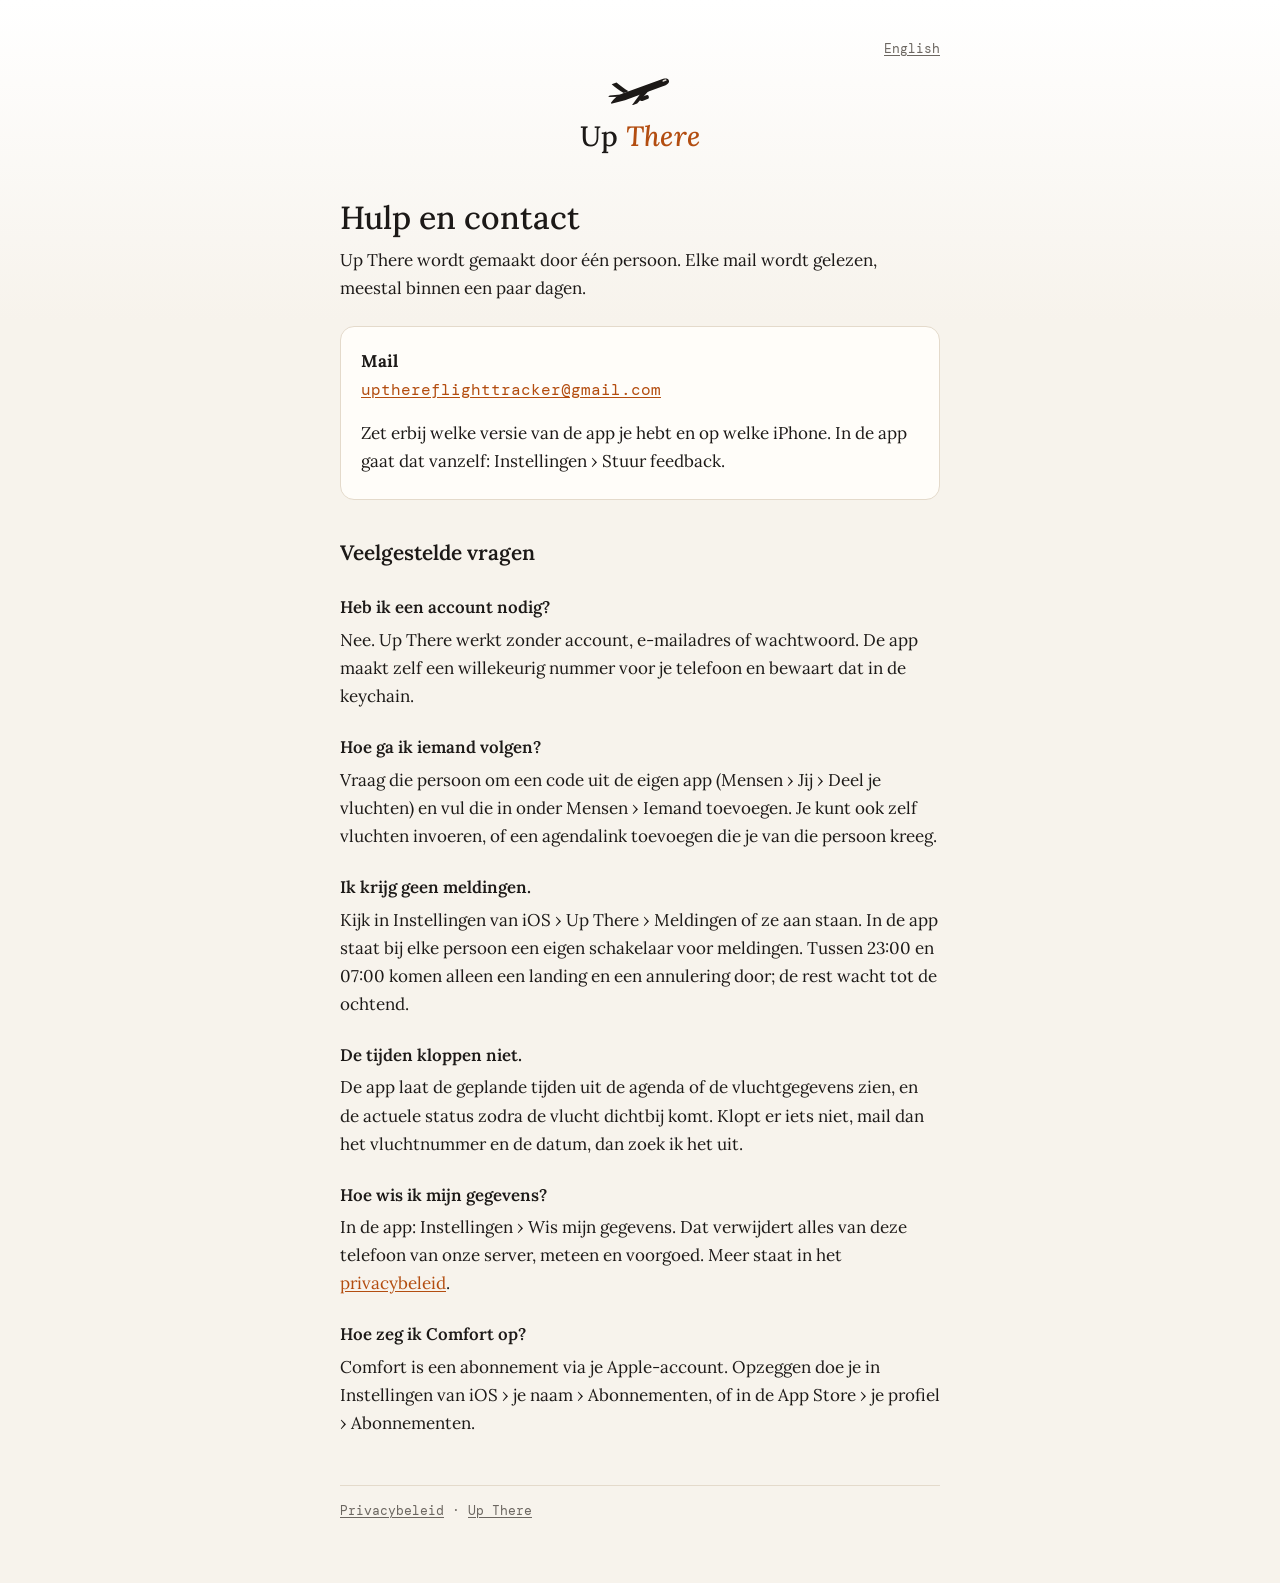
<file: nl/support.html>
<!doctype html>
<html lang="nl">
<head>
<meta charset="utf-8">
<meta name="viewport" content="width=device-width, initial-scale=1">
<title>Hulp en contact — Up There</title>
<link rel="icon" href="../favicon.png">
<link rel="stylesheet" href="../style.css">
</head>
<body>
<main>
  <nav class="lang"><a href="../en/support.html" hreflang="en">English</a></nav>
  <a class="brand" href="../">
    <img class="mark-dark" src="../plane-mark.svg" alt="">
    <img class="mark-light" src="../plane-mark-light.svg" alt="">
    <div class="wordmark">Up <em>There</em></div>
  </a>

  <h1>Hulp en contact</h1>
  <p>Up There wordt gemaakt door één persoon. Elke mail wordt gelezen, meestal binnen een paar dagen.</p>

  <div class="card">
    <p><strong>Mail</strong><br><a class="mono" href="mailto:upthereflighttracker@gmail.com">upthereflighttracker@gmail.com</a></p>
    <p>Zet erbij welke versie van de app je hebt en op welke iPhone. In de app gaat dat vanzelf: Instellingen › Stuur feedback.</p>
  </div>

  <h2>Veelgestelde vragen</h2>

  <h3>Heb ik een account nodig?</h3>
  <p>Nee. Up There werkt zonder account, e-mailadres of wachtwoord. De app maakt zelf een willekeurig nummer voor je telefoon en bewaart dat in de keychain.</p>

  <h3>Hoe ga ik iemand volgen?</h3>
  <p>Vraag die persoon om een code uit de eigen app (Mensen › Jij › Deel je vluchten) en vul die in onder Mensen › Iemand toevoegen. Je kunt ook zelf vluchten invoeren, of een agendalink toevoegen die je van die persoon kreeg.</p>

  <h3>Ik krijg geen meldingen.</h3>
  <p>Kijk in Instellingen van iOS › Up There › Meldingen of ze aan staan. In de app staat bij elke persoon een eigen schakelaar voor meldingen. Tussen 23:00 en 07:00 komen alleen een landing en een annulering door; de rest wacht tot de ochtend.</p>

  <h3>De tijden kloppen niet.</h3>
  <p>De app laat de geplande tijden uit de agenda of de vluchtgegevens zien, en de actuele status zodra de vlucht dichtbij komt. Klopt er iets niet, mail dan het vluchtnummer en de datum, dan zoek ik het uit.</p>

  <h3>Hoe wis ik mijn gegevens?</h3>
  <p>In de app: Instellingen › Wis mijn gegevens. Dat verwijdert alles van deze telefoon van onze server, meteen en voorgoed. Meer staat in het <a href="privacy.html">privacybeleid</a>.</p>

  <h3>Hoe zeg ik Comfort op?</h3>
  <p>Comfort is een abonnement via je Apple-account. Opzeggen doe je in Instellingen van iOS › je naam › Abonnementen, of in de App Store › je profiel › Abonnementen.</p>

  <footer><a href="privacy.html">Privacybeleid</a> · <a href="../">Up There</a></footer>
</main>
</body>
</html>
</file>
<file: style.css>
/* Up There — support and privacy pages. Palette and type from CLAUDE.md, "Design system". */
@font-face { font-family: 'Lora'; src: url('fonts/Lora-Variable.ttf') format('truetype'); font-weight: 400 700; font-style: normal; font-display: swap; }
@font-face { font-family: 'Lora'; src: url('fonts/Lora-Italic-Variable.ttf') format('truetype'); font-weight: 400 700; font-style: italic; font-display: swap; }
@font-face { font-family: 'DM Mono'; src: url('fonts/DMMono-Regular.ttf') format('truetype'); font-weight: 400; font-display: swap; }

:root {
  --bg: #0B1120; --card: #111827; --border: #1E3A5F; --dusk: #2D5F8A;
  --accent: #FF8F3F; --text: #F0F4F8; --muted: #7B828E; --sky-top: #0F1E35;
  color-scheme: dark;
}
@media (prefers-color-scheme: light) {
  :root {
    --bg: #F7F3EC; --card: #FFFDF9; --border: #E4DACB; --dusk: #2D5F8A;
    --accent: #B34D10; --text: #1C1917; --muted: #6B6660; --sky-top: #FFFFFF;
    color-scheme: light;
  }
  .brand img.mark-dark { display: none; }
}
@media (prefers-color-scheme: dark) { .brand img.mark-light { display: none; } }

* { box-sizing: border-box; }
html { -webkit-text-size-adjust: 100%; }
body {
  margin: 0; min-height: 100vh;
  background: linear-gradient(to bottom, var(--sky-top), var(--bg) 320px) var(--bg);
  color: var(--text);
  font: 400 1.0625rem/1.65 'Lora', Georgia, serif;
}
main { max-width: 40rem; margin: 0 auto; padding: 2.5rem 1.25rem 4rem; }

.brand { display: block; text-align: center; text-decoration: none; color: inherit; margin-bottom: 2.5rem; }
.brand img { width: 64px; height: 32px; display: block; margin: 0 auto 0.5rem; }
.wordmark { font-size: 1.75rem; font-weight: 500; letter-spacing: 0.01em; }
.wordmark em { color: var(--accent); }
.tagline { font-style: italic; color: var(--muted); margin: 0.25rem 0 0; }

nav.lang { font: 0.8125rem 'DM Mono', ui-monospace, monospace; text-align: right; margin-bottom: 1rem; color: var(--muted); }
nav.lang a { color: var(--muted); }

h1 { font-size: 2rem; font-weight: 500; line-height: 1.2; margin: 0 0 0.5rem; }
h2 { font-size: 1.3rem; font-weight: 600; margin: 2.25rem 0 0.5rem; }
h3 { font-size: 1.05rem; font-weight: 600; margin: 1.5rem 0 0.25rem; }
p, ul { margin: 0 0 1rem; }
ul { padding-left: 1.25rem; }
li { margin-bottom: 0.35rem; }
a { color: var(--accent); text-underline-offset: 2px; }
.mono, code { font-family: 'DM Mono', ui-monospace, monospace; font-size: 0.92em; }
.meta { font: 0.8125rem 'DM Mono', ui-monospace, monospace; color: var(--muted); margin-bottom: 2rem; }

.card { background: var(--card); border: 1px solid var(--border); border-radius: 14px; padding: 1.25rem 1.25rem 0.5rem; margin: 1.5rem 0; }
.links { list-style: none; padding: 0; }
.links li { margin: 0; border-top: 1px solid var(--border); }
.links li:first-child { border-top: 0; }
.links a { display: block; padding: 0.9rem 0; text-decoration: none; color: var(--text); }
.links a span { color: var(--muted); font-style: italic; display: block; font-size: 0.95rem; }

table { width: 100%; border-collapse: collapse; margin: 0 0 1rem; font-size: 0.95rem; }
th, td { text-align: left; vertical-align: top; padding: 0.55rem 0.5rem 0.55rem 0; border-top: 1px solid var(--border); }
th { font-weight: 600; }

/* Anything that must be filled in before publishing. scripts/check-site.sh refuses while one is left. */
mark.todo { background: #FCD34D; color: #1C1917; padding: 0 0.2em; border-radius: 3px; }

footer { margin-top: 3rem; padding-top: 1rem; border-top: 1px solid var(--border); font: 0.8125rem 'DM Mono', ui-monospace, monospace; color: var(--muted); }
footer a { color: var(--muted); }
</file>
